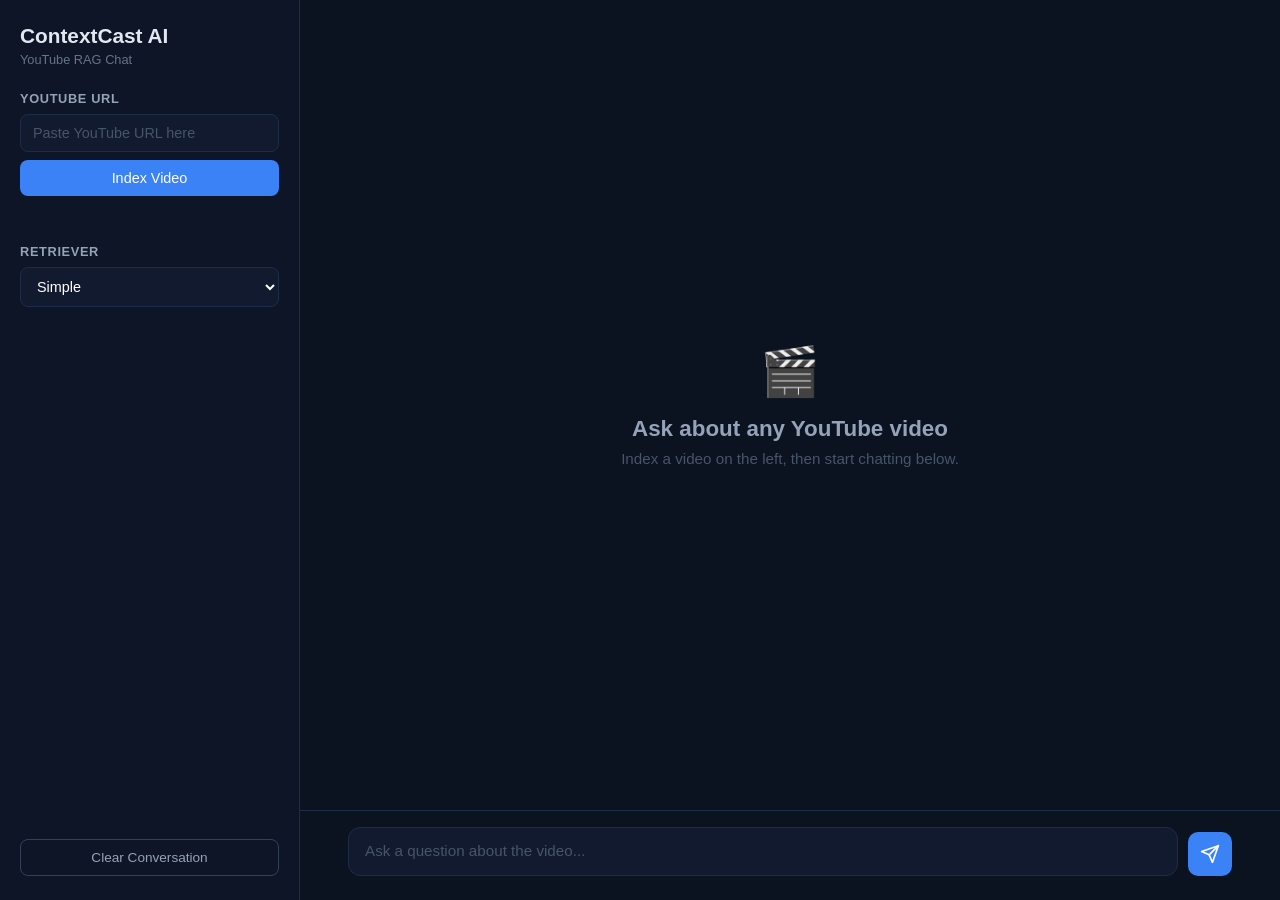
<file: frontend/index.html>
<!DOCTYPE html>
<html lang="en">
<head>
  <meta charset="UTF-8" />
  <meta name="viewport" content="width=device-width, initial-scale=1.0" />
  <title>ContextCast AI</title>
  <link rel="stylesheet" href="styles.css" />
</head>
<body>
  <div class="app-layout">
    <!-- Sidebar -->
    <aside class="sidebar">
      <div class="sidebar-header">
        <h1>ContextCast AI</h1>
        <p>YouTube RAG Chat</p>
      </div>

      <div class="sidebar-section">
        <label for="youtubeUrl">YouTube URL</label>
        <input id="youtubeUrl" type="text" placeholder="Paste YouTube URL here" />
        <button id="indexBtn">Index Video</button>
        <div id="indexStatus" class="status"></div>
      </div>

      <div class="sidebar-section">
        <label>Retriever</label>
        <select id="retrieverType">
          <option value="simple">Simple</option>
          <option value="rewriting">Query Rewriting</option>
          <option value="hybrid">Hybrid</option>
        </select>
      </div>

      <button id="clearBtn" class="clear-btn">Clear Conversation</button>
    </aside>

    <!-- Main chat area -->
    <main class="chat-area">
      <div id="chatHistory" class="chat-history">
        <div class="welcome-message">
          <div class="welcome-icon">🎬</div>
          <h2>Ask about any YouTube video</h2>
          <p>Index a video on the left, then start chatting below.</p>
        </div>
      </div>

      <div class="chat-input-bar">
        <textarea
          id="questionInput"
          rows="1"
          placeholder="Ask a question about the video..."
        ></textarea>
        <button id="askBtn">
          <svg xmlns="http://www.w3.org/2000/svg" width="20" height="20" viewBox="0 0 24 24" fill="none" stroke="currentColor" stroke-width="2" stroke-linecap="round" stroke-linejoin="round"><line x1="22" y1="2" x2="11" y2="13"></line><polygon points="22 2 15 22 11 13 2 9 22 2"></polygon></svg>
        </button>
      </div>
    </main>
  </div>

  <script src="script.js"></script>
</body>
</html>
</file>
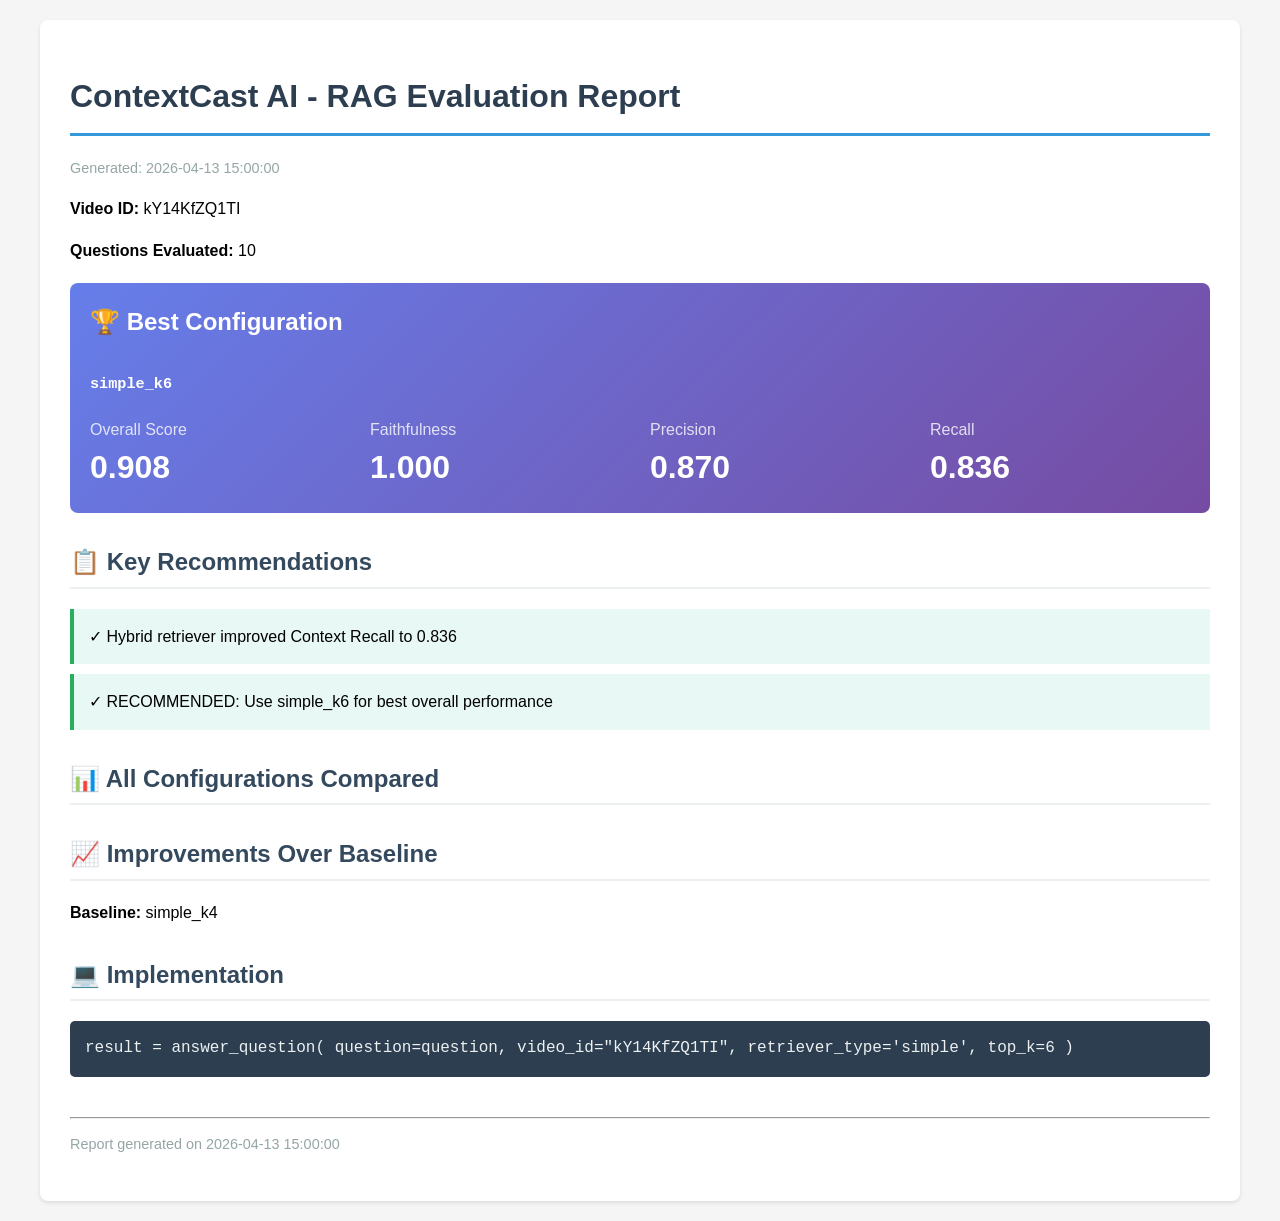
<file: evaluation/RAG_Report_ContextCast.html>
<!DOCTYPE html>
<html lang="en">
<head>
    <meta charset="UTF-8">
    <meta name="viewport" content="width=device-width, initial-scale=1.0">
    <title>ContextCast AI - RAG Evaluation Report</title>
    <style>
    
        body {
            font-family: -apple-system, BlinkMacSystemFont, 'Segoe UI', Roboto, 'Helvetica Neue', Arial, sans-serif;
            line-height: 1.6;
            max-width: 1200px;
            margin: 0 auto;
            padding: 20px;
            background-color: #f5f5f5;
        }
        .container {
            background-color: white;
            padding: 30px;
            border-radius: 8px;
            box-shadow: 0 2px 4px rgba(0,0,0,0.1);
        }
        h1 {
            color: #2c3e50;
            border-bottom: 3px solid #3498db;
            padding-bottom: 10px;
        }
        h2 {
            color: #34495e;
            margin-top: 30px;
            border-bottom: 2px solid #ecf0f1;
            padding-bottom: 5px;
        }
        h3 { color: #7f8c8d; }
        .metric-card {
            background: linear-gradient(135deg, #667eea 0%, #764ba2 100%);
            color: white;
            padding: 20px;
            border-radius: 8px;
            margin: 20px 0;
        }
        .metric-value { font-size: 2em; font-weight: bold; }
        table { width: 100%; border-collapse: collapse; margin: 20px 0; }
        th, td { padding: 12px; text-align: left; border-bottom: 1px solid #ddd; }
        th { background-color: #3498db; color: white; font-weight: bold; }
        tr:hover { background-color: #f5f5f5; }
        .positive { color: #27ae60; font-weight: bold; }
        .negative { color: #e74c3c; font-weight: bold; }
        .recommendation {
            background-color: #e8f8f5;
            border-left: 4px solid #27ae60;
            padding: 15px;
            margin: 10px 0;
        }
        .code-block {
            background-color: #2c3e50;
            color: #ecf0f1;
            padding: 15px;
            border-radius: 5px;
            overflow-x: auto;
            font-family: 'Courier New', monospace;
        }
        .badge {
            display: inline-block;
            padding: 5px 10px;
            border-radius: 12px;
            font-size: 0.85em;
            font-weight: bold;
        }
        .badge-excellent { background-color: #27ae60; color: white; }
        .badge-good { background-color: #f39c12; color: white; }
        .badge-poor { background-color: #e74c3c; color: white; }
        .timestamp { color: #95a5a6; font-size: 0.9em; }
    </style>
</head>

<body>
<div class="container">

    
    <h1>ContextCast AI - RAG Evaluation Report</h1>

    
    <p class="timestamp">Generated: 2026-04-13 15:00:00</p>


    <p><strong>Video ID:</strong> kY14KfZQ1TI</p>

    <p><strong>Questions Evaluated:</strong> 10</p>

    <div class="metric-card">
        <h2 style="margin-top: 0; color: white; border: none;">🏆 Best Configuration</h2>
        <h3 style="color: white;"><code>simple_k6</code></h3>

        <div style="display: grid; grid-template-columns: repeat(4, 1fr); gap: 20px; margin-top: 20px;">
            <div>
                <div style="opacity: 0.8;">Overall Score</div>
                <div class="metric-value">0.908</div>
            </div>
            <div>
                <div style="opacity: 0.8;">Faithfulness</div>
                <div class="metric-value">1.000</div>
            </div>
            <div>
                <div style="opacity: 0.8;">Precision</div>
                <div class="metric-value">0.870</div>
            </div>
            <div>
                <div style="opacity: 0.8;">Recall</div>
                <div class="metric-value">0.836</div>
            </div>
        </div>
    </div>

    <h2>📋 Key Recommendations</h2>
    <div class="recommendation">✓ Hybrid retriever improved Context Recall to 0.836</div>
    <div class="recommendation">✓ RECOMMENDED: Use simple_k6 for best overall performance</div>

    <h2>📊 All Configurations Compared</h2>
    

    <h2>📈 Improvements Over Baseline</h2>
    <p><strong>Baseline:</strong> simple_k4</p>

    <h2>💻 Implementation</h2>
    <div class="code-block">
result = answer_question(
    question=question,
    video_id="kY14KfZQ1TI",
    retriever_type='simple',
    top_k=6
)
    </div>

    <hr style="margin-top: 40px;">
  
    <p class="timestamp">Report generated on 2026-04-13 15:00:00</p>

</div>
</body>
</html>
</file>
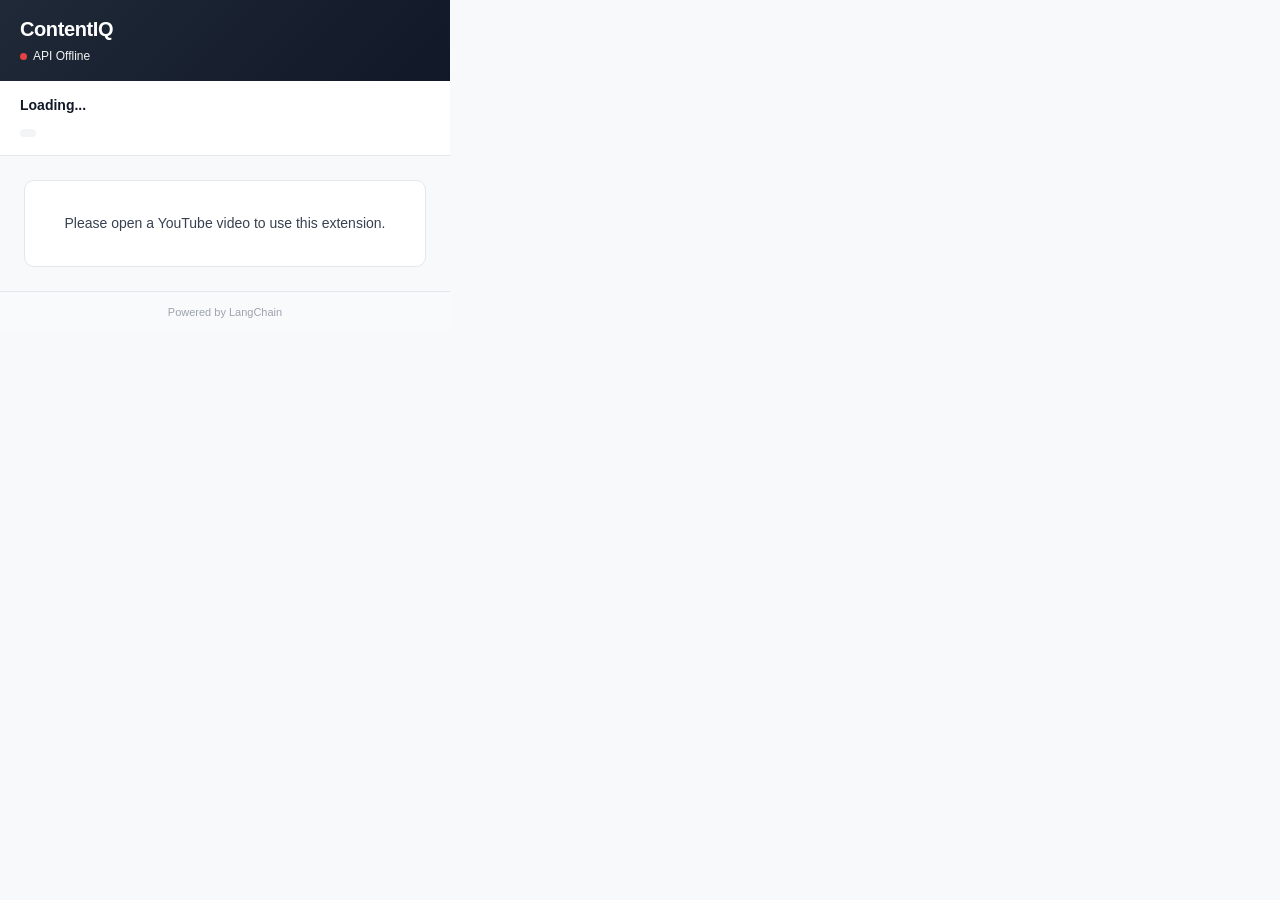
<file: chrome-extension/popup/popup.html>
<!DOCTYPE html>
<html lang="en">
<head>
    <meta charset="UTF-8">
    <meta name="viewport" content="width=device-width, initial-scale=1.0">
    <title>ContentIQ</title>
    <link rel="stylesheet" href="popup.css">
</head>
<body>
    <div class="container">
        <!-- Header -->
        <div class="header">
            <h1>ContentIQ</h1>
            <div class="status" id="api-status">
                <span class="status-dot"></span>
                <span class="status-text">Checking...</span>
            </div>
        </div>

        <!-- Video Info Section -->
        <div class="video-info" id="video-info">
            <div class="video-title" id="video-title">Loading...</div>
            <div class="video-id" id="video-id"></div>
        </div>

        <!-- Not on YouTube Message -->
        <div class="error-message" id="not-youtube" style="display: none;">
            <p>Please open a YouTube video to use this extension.</p>
        </div>

        <!-- Index Section -->
        <div class="index-section" id="index-section" style="display: none;">
            <div class="index-status" id="index-status">
                Checking index status...
            </div>
            <button id="index-btn" class="btn btn-primary">
                Index Video
            </button>
            <div class="index-progress" id="index-progress" style="display: none;">
                <div class="spinner"></div>
                <span>Indexing... This may take 20-30 seconds.</span>
            </div>
        </div>

        <!-- Chat Section -->
        <div class="chat-section" id="chat-section" style="display: none;">
            <!-- Chat Messages -->
            <div class="chat-messages" id="chat-messages">
                <div class="system-message">
                    Video indexed! Ask me anything about this video.
                </div>
            </div>

            <!-- Chat Input -->
            <div class="chat-input-container">
                <textarea 
                    id="question-input" 
                    class="question-input" 
                    placeholder="Ask a question about this video..."
                    rows="3"
                ></textarea>
                <button id="ask-btn" class="btn btn-ask">
                    Ask
                </button>
            </div>

            <!-- Loading Indicator -->
            <div class="loading" id="loading" style="display: none;">
                <div class="loading-spinner"></div>
                <span>Thinking...</span>
            </div>
        </div>

        <!-- Footer -->
        <div class="footer">
            <span class="powered-by">Powered by LangChain</span>
        </div>
    </div>

    <script src="../utils/api-client.js"></script>
    <script src="popup.js"></script>
</body>
</html>
</file>
<file: frontend/styles.css>
* {
  box-sizing: border-box;
  margin: 0;
  padding: 0;
}

body {
  font-family: Arial, sans-serif;
  background: #0b1220;
  color: #f5f7fb;
  height: 100vh;
  overflow: hidden;
}

/* ── Layout ── */
.app-layout {
  display: flex;
  height: 100vh;
}

/* ── Sidebar ── */
.sidebar {
  width: 300px;
  flex-shrink: 0;
  background: #0d1526;
  border-right: 1px solid #1e2d47;
  display: flex;
  flex-direction: column;
  padding: 24px 20px;
  gap: 24px;
  overflow-y: auto;
}

.sidebar-header h1 {
  font-size: 1.3rem;
  color: #e2e8f0;
}

.sidebar-header p {
  font-size: 0.8rem;
  color: #64748b;
  margin-top: 4px;
}

.sidebar-section {
  display: flex;
  flex-direction: column;
  gap: 8px;
}

label {
  font-size: 0.8rem;
  font-weight: bold;
  color: #94a3b8;
  text-transform: uppercase;
  letter-spacing: 0.05em;
}

input,
select {
  width: 100%;
  padding: 10px 12px;
  border-radius: 8px;
  border: 1px solid #1e2d47;
  background: #111a2e;
  color: #fff;
  font-size: 0.9rem;
}

input::placeholder {
  color: #475569;
}

button {
  background: #3b82f6;
  color: white;
  border: none;
  border-radius: 8px;
  padding: 10px 16px;
  font-size: 0.9rem;
  cursor: pointer;
  transition: background 0.15s ease;
}

button:hover {
  background: #2563eb;
}

button:disabled {
  background: #1e3a5f;
  cursor: not-allowed;
  opacity: 0.6;
}

.clear-btn {
  margin-top: auto;
  background: transparent;
  border: 1px solid #334155;
  color: #94a3b8;
  font-size: 0.85rem;
}

.clear-btn:hover {
  background: #1e2d47;
  color: #e2e8f0;
}

.status {
  font-size: 0.8rem;
  color: #64748b;
  min-height: 16px;
  word-break: break-word;
}

.status.success { color: #22c55e; }
.status.error   { color: #ef4444; }

/* ── Chat area ── */
.chat-area {
  flex: 1;
  display: flex;
  flex-direction: column;
  overflow: hidden;
}

.chat-history {
  flex: 1;
  overflow-y: auto;
  padding: 32px 48px;
  display: flex;
  flex-direction: column;
  gap: 24px;
}

/* ── Welcome ── */
.welcome-message {
  margin: auto;
  text-align: center;
  color: #475569;
}

.welcome-icon {
  font-size: 3rem;
  margin-bottom: 16px;
}

.welcome-message h2 {
  font-size: 1.4rem;
  color: #94a3b8;
  margin-bottom: 8px;
}

.welcome-message p {
  font-size: 0.95rem;
}

/* ── Message bubbles ── */
.message-group {
  display: flex;
  flex-direction: column;
  gap: 4px;
}

.message {
  display: flex;
  gap: 12px;
  max-width: 800px;
}

.message.user {
  align-self: flex-end;
  flex-direction: row-reverse;
}

.message.assistant {
  align-self: flex-start;
}

.avatar {
  width: 32px;
  height: 32px;
  border-radius: 50%;
  flex-shrink: 0;
  display: flex;
  align-items: center;
  justify-content: center;
  font-size: 0.85rem;
  font-weight: bold;
}

.message.user .avatar {
  background: #3b82f6;
  color: white;
}

.message.assistant .avatar {
  background: #1e3a5f;
  color: #60a5fa;
}

.bubble {
  padding: 12px 16px;
  border-radius: 14px;
  line-height: 1.6;
  font-size: 0.95rem;
  word-break: break-word;
}

.message.user .bubble {
  background: #1d4ed8;
  color: #eff6ff;
  border-bottom-right-radius: 4px;
}

.message.assistant .bubble {
  background: #111a2e;
  border: 1px solid #1e2d47;
  color: #e2e8f0;
  border-bottom-left-radius: 4px;
}

/* ── Sources toggle ── */
.sources-toggle {
  margin-top: 8px;
  margin-left: 44px;
}

.sources-toggle summary {
  cursor: pointer;
  font-size: 0.8rem;
  color: #64748b;
  list-style: none;
  display: flex;
  align-items: center;
  gap: 4px;
}

.sources-toggle summary:hover {
  color: #94a3b8;
}

.sources-toggle summary::before {
  content: "▶";
  font-size: 0.6rem;
  transition: transform 0.15s;
}

.sources-toggle[open] summary::before {
  transform: rotate(90deg);
}

.source-list {
  margin-top: 8px;
  display: flex;
  flex-direction: column;
  gap: 8px;
}

.source-item {
  background: #0d1526;
  border: 1px solid #1e2d47;
  border-radius: 8px;
  padding: 10px 12px;
  font-size: 0.8rem;
  color: #94a3b8;
  line-height: 1.5;
}

.source-item strong {
  color: #60a5fa;
  display: block;
  margin-bottom: 4px;
}

/* ── Streaming cursor ── */
.bubble.streaming .cursor {
  display: inline-block;
  animation: blink 0.7s step-end infinite;
  color: #60a5fa;
  font-weight: normal;
}

@keyframes blink {
  0%, 100% { opacity: 1; }
  50%       { opacity: 0; }
}

/* ── Input bar ── */
.chat-input-bar {
  padding: 16px 48px 24px;
  display: flex;
  gap: 10px;
  align-items: flex-end;
  border-top: 1px solid #1e2d47;
  background: #0b1220;
}

.chat-input-bar textarea {
  flex: 1;
  padding: 12px 16px;
  border-radius: 12px;
  border: 1px solid #1e2d47;
  background: #111a2e;
  color: #fff;
  font-size: 0.95rem;
  resize: none;
  line-height: 1.5;
  max-height: 160px;
  overflow-y: auto;
  font-family: inherit;
}

.chat-input-bar textarea::placeholder {
  color: #475569;
}

.chat-input-bar button {
  width: 44px;
  height: 44px;
  padding: 0;
  border-radius: 10px;
  display: flex;
  align-items: center;
  justify-content: center;
  flex-shrink: 0;
}
</file>
<file: chrome-extension/popup/popup.css>
/* ContextCast AI Popup - Clean Product UI */

* {
    margin: 0;
    padding: 0;
    box-sizing: border-box;
}

body {
    width: 450px;
    height: 600px;
    font-family: 'Inter', -apple-system, BlinkMacSystemFont, 'Segoe UI', sans-serif;
    background: #f8f9fa;
    color: #111827;
    overflow: hidden;
}

.container {
    display: flex;
    flex-direction: column;
    height: 100%;
}

/* Header */
.header {
    background: linear-gradient(135deg, #1f2937 0%, #111827 100%);
    color: #ffffff;
    padding: 18px 20px;
    flex-shrink: 0;
}

.header h1 {
    font-size: 20px;
    font-weight: 700;
    letter-spacing: -0.4px;
    margin-bottom: 8px;
}

.status {
    display: flex;
    align-items: center;
    gap: 6px;
    font-size: 12px;
    opacity: 0.95;
}

.status-dot {
    width: 7px;
    height: 7px;
    border-radius: 50%;
    background: #22c55e;
}

.status-dot.error {
    background: #ef4444;
}

/* Video Info */
.video-info {
    background: #ffffff;
    padding: 14px 20px;
    border-bottom: 1px solid #e5e7eb;
    flex-shrink: 0;
}

.video-title {
    font-size: 14px;
    font-weight: 600;
    color: #111827;
    margin-bottom: 8px;
    line-height: 1.45;
    overflow: hidden;
    text-overflow: ellipsis;
    display: -webkit-box;
    -webkit-line-clamp: 2;
    -webkit-box-orient: vertical;
}

.video-id {
    font-size: 11px;
    color: #6b7280;
    font-family: 'Courier New', monospace;
    background: #f3f4f6;
    padding: 4px 8px;
    border-radius: 5px;
    display: inline-block;
}

/* Error Message */
.error-message {
    background: #ffffff;
    border: 1px solid #e5e7eb;
    color: #374151;
    padding: 32px 24px;
    margin: 24px;
    border-radius: 10px;
    text-align: center;
    font-size: 14px;
    line-height: 1.5;
}

/* Index Section */
.index-section {
    padding: 32px 24px;
    background: #ffffff;
    flex: 1;
    display: flex;
    flex-direction: column;
    justify-content: center;
    align-items: center;
    gap: 10px;
}

.index-status {
    font-size: 14px;
    color: #4b5563;
    margin-bottom: 6px;
    text-align: center;
    font-weight: 500;
    line-height: 1.5;
}

.index-progress {
    display: flex;
    align-items: center;
    gap: 10px;
    background: #f3f4f6;
    border: 1px solid #d1d5db;
    color: #374151;
    padding: 12px 16px;
    margin-top: 12px;
    border-radius: 10px;
    font-size: 13px;
}

.spinner {
    width: 14px;
    height: 14px;
    border: 2px solid #e5e7eb;
    border-top-color: #4b5563;
    border-radius: 50%;
    animation: spin 0.8s linear infinite;
}

/* Buttons */
.btn {
    border: none;
    border-radius: 10px;
    font-size: 14px;
    font-weight: 600;
    cursor: pointer;
    transition: all 0.2s ease;
}

.btn-primary {
    background: #4b5563;
    color: #ffffff;
    padding: 12px 32px;
    box-shadow: 0 2px 8px rgba(75, 85, 99, 0.2);
}

.btn-primary:hover:not(:disabled) {
    background: #374151;
    transform: translateY(-1px);
    box-shadow: 0 4px 12px rgba(75, 85, 99, 0.28);
}

.btn-primary:disabled,
.btn-ask:disabled {
    opacity: 0.5;
    cursor: not-allowed;
}

/* Chat Section */
.chat-section {
    flex: 1;
    display: flex;
    flex-direction: column;
    background: #f8f9fa;
    overflow: hidden;
}

.chat-messages {
    flex: 1;
    overflow-y: auto;
    padding: 16px;
    display: flex;
    flex-direction: column;
    gap: 12px;
}

.system-message {
    background: #f0fdf4;
    border: 1px solid #86efac;
    color: #166534;
    padding: 12px 14px;
    border-radius: 10px;
    font-size: 13px;
    text-align: center;
    font-weight: 500;
    line-height: 1.5;
}

/* Message Containers */
.message {
    display: flex;
    animation: fadeIn 0.25s ease;
}

.message.user {
    justify-content: flex-end;
}

.message.assistant,
.message.error {
    justify-content: flex-start;
}

.user-message {
    background: #4b5563;
    color: #ffffff;
    padding: 12px 16px;
    border-radius: 12px;
    border-bottom-right-radius: 4px;
    font-size: 14px;
    max-width: 75%;
    word-wrap: break-word;
    line-height: 1.55;
}

.assistant-message {
    background: #ffffff;
    color: #111827;
    padding: 12px 16px;
    border-radius: 12px;
    border-bottom-left-radius: 4px;
    font-size: 14px;
    border: 1px solid #e5e7eb;
    max-width: 75%;
    word-wrap: break-word;
    line-height: 1.6;
}

.error-message .error-text,
.error-message-inline {
    color: #b91c1c;
}

/* Chat Input Area */
.chat-input-container {
    border-top: 1px solid #e5e7eb;
    padding: 14px 16px;
    background: #ffffff;
    flex-shrink: 0;
    display: flex;
    gap: 10px;
    align-items: flex-end;
}

.question-input {
    flex: 1;
    padding: 12px 14px;
    border: 2px solid #d1d5db;
    border-radius: 10px;
    font-size: 15px;
    font-family: inherit;
    resize: none;
    transition: all 0.2s ease;
    background: #f9fafb;
    color: #111827;
    line-height: 1.5;
    min-height: 80px;
}

.question-input::placeholder {
    color: #9ca3af;
}

.question-input:focus {
    outline: none;
    border-color: #4b5563;
    background: #ffffff;
    box-shadow: 0 0 0 3px rgba(75, 85, 99, 0.1);
}

.btn-ask {
    background: #4b5563;
    color: #ffffff;
    padding: 10px 20px;
    border-radius: 10px;
    font-size: 13px;
    font-weight: 600;
    border: none;
    cursor: pointer;
    transition: all 0.2s ease;
    align-self: flex-end;
    height: 40px;
}

.btn-ask:hover:not(:disabled) {
    background: #374151;
}

/* Loading */
.loading {
    display: flex;
    align-items: center;
    justify-content: center;
    gap: 8px;
    padding: 10px;
    background: #f3f4f6;
    border-top: 1px solid #e5e7eb;
    color: #4b5563;
    font-size: 13px;
}

.loading-spinner {
    width: 14px;
    height: 14px;
    border: 2px solid #d1d5db;
    border-top-color: #4b5563;
    border-radius: 50%;
    animation: spin 0.8s linear infinite;
}

/* Footer */
.footer {
    background: #f9fafb;
    padding: 10px 16px;
    text-align: center;
    border-top: 1px solid #e5e7eb;
    flex-shrink: 0;
}

.powered-by {
    font-size: 11px;
    color: #9ca3af;
    font-weight: 500;
}

/* Animations */
@keyframes spin {
    to {
        transform: rotate(360deg);
    }
}

@keyframes fadeIn {
    from {
        opacity: 0;
        transform: translateY(8px);
    }
    to {
        opacity: 1;
        transform: translateY(0);
    }
}

/* Scrollbar */
.chat-messages::-webkit-scrollbar {
    width: 6px;
}

.chat-messages::-webkit-scrollbar-track {
    background: #f8f9fa;
}

.chat-messages::-webkit-scrollbar-thumb {
    background: #d1d5db;
    border-radius: 3px;
}

.chat-messages::-webkit-scrollbar-thumb:hover {
    background: #9ca3af;
}
</file>
